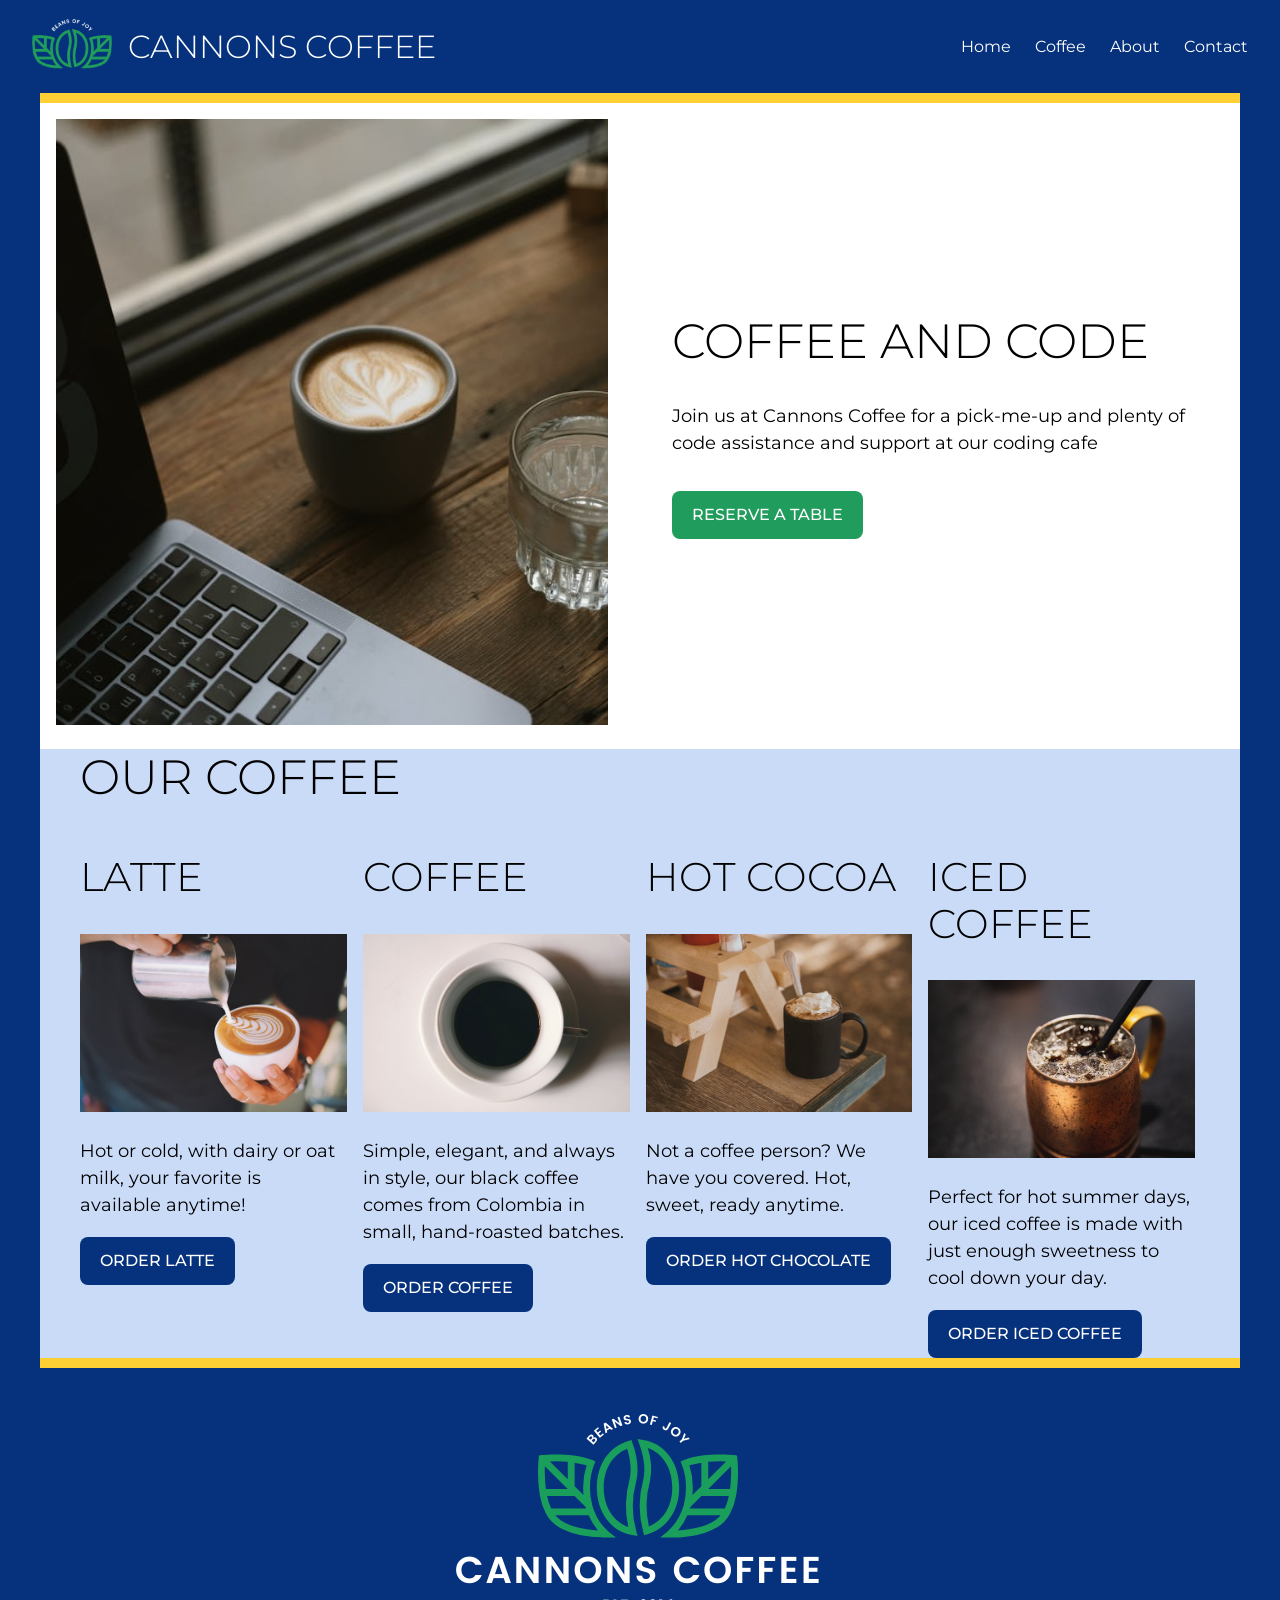
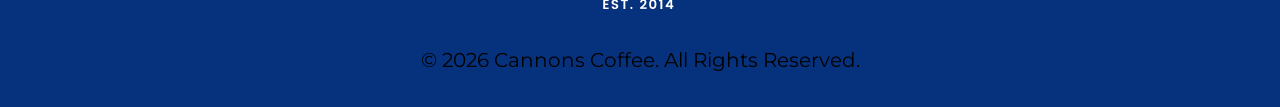
<file: index.html>
<!DOCTYPE html>
<html lang="en">

<head>
    <meta charset="UTF-8">
    <meta name="viewport" content="width=device-width, initial-scale=1.0">
    <title>Document</title>
    <link rel="stylesheet" href="css/style.css">
    <link rel="preconnect" href="https://fonts.googleapis.com">
    <link rel="preconnect" href="https://fonts.gstatic.com" crossorigin>
    <link href="https://fonts.googleapis.com/css2?family=Montserrat:wght@300;400;500;600;700&display=swap"
        rel="stylesheet">
</head>

<body>
    <header class="navbar">
        <div class="brand">
            <div class="logo"><img src="images/logo-nav.png" alt="Cannons Coffee Logo, Beans of Joy"></div>
            <h1> Cannons Coffee</h1>
        </div>
        <nav class="nav-links">
            <ul>
                <li><a href="index.html">Home</a></li>
                <li><a href="latte.html">Coffee</a></li>
                <li><a href="https://breakroasters.com/pages/learn">About</a></li>
                <li><a href="#"> Contact</a></li>
            </ul>
        </nav>
    </header>
    <div class="container">
        <main>
            <div class="hero">
                <div id="left">
                    <img src="images/coffee-computer.jpg" alt="Laptop with a cup of coffee and a glass of water">
                </div>
                <div id="right">
                    <h1>Coffee and Code</h1>
                    <p>Join us at Cannons Coffee for a pick-me-up and plenty of code assistance and support at our coding cafe</p>
                    <a href="#" class="button button-green"> Reserve a Table </a>
                </div>
            </div>
            <div class="card-container">
                <h1>Our Coffee</h1>
                <div class="card">
                    <h2>Latte</h2>
                    <img src="images/latte.jpg" alt="Latte in a cup">
                    <p>Hot or cold, with dairy or oat milk, your favorite is available anytime!</p>
                    <a href="https://science.nasa.gov/jupiter/moons/io/" target="_blank" class="button">Order Latte</a>
                </div>
                <div class="card">
                    <h2>Coffee</h2>
                    <img src="images/coffee.jpg" alt="Coffee in a cup">
                    <p>Simple, elegant, and always in style, our black coffee comes from Colombia in small, hand-roasted
                    batches.</p>
                    <a href="https://science.nasa.gov/jupiter/moons/io/" target="_blank" class="button">Order Coffee</a>
                </div>
                <div class="card">
                    <h2>Hot Cocoa</h2>
                    <img src="images/hotchoc.jpg" alt="Hot chocolate in a cup with whipped cream">
                    <p>Not a coffee person? We have you covered. Hot, sweet, ready anytime.</p>
                    <a href="https://science.nasa.gov/jupiter/moons/io/" target="_blank" class="button">Order Hot
                    Chocolate</a>
                </div>
                <div class="card">
                    <h2>Iced Coffee</h2>
                    <img src="images/iced.jpg" alt="Iced coffee in a mug with a straw">
                    <p>Perfect for hot summer days, our iced coffee is made with just enough sweetness to cool down your
                    day.</p>
                    <a href="https://science.nasa.gov/jupiter/moons/io/" target="_blank" class="button">Order Iced
                    Coffee</a>
                </div>
            </div>
        </main>
    </div>
    <footer class="footer">
        
        <div class="footer-logo"><img src="images/logo-footer.png" alt="Cannons Coffee Logo, Beans of Joy"></div>
        
        <p>&copy; 2026 Cannons Coffee. All Rights Reserved.</p>

    </footer>
</body>
</html>
</file>
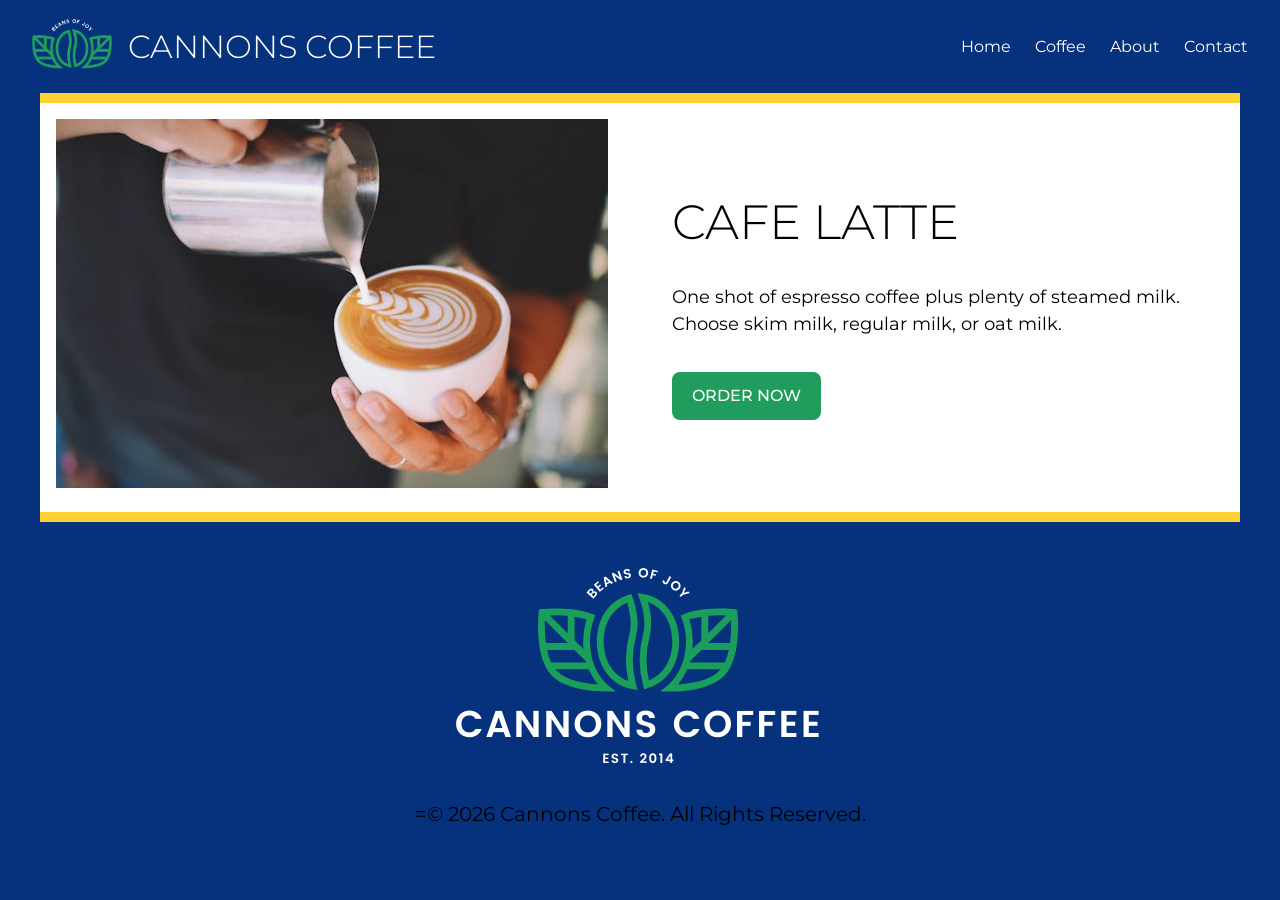
<file: latte.html>
<!DOCTYPE html>
<html lang="en">

<head>
    <meta charset="UTF-8">
    <meta name="viewport" content="width=device-width, initial-scale=1.0">
    <title>Document</title>
    <link rel="stylesheet" href="css/style.css">
    <link rel="preconnect" href="https://fonts.googleapis.com">
    <link rel="preconnect" href="https://fonts.gstatic.com" crossorigin>
    <link href="https://fonts.googleapis.com/css2?family=Montserrat:wght@300;400;500;600;700&display=swap"
        rel="stylesheet">
</head>

<body>
    <header class="navbar">
        <div class="brand">
            <div class="logo"><img src="images/logo-nav.png" alt="Cannons Coffee Logo, Beans of Joy"></div>
            <h1> Cannons Coffee</h1>
        </div>
        <nav class="nav-links">
            <ul>
                <li><a href="index.html">Home</a></li>
                <li><a href="latte.html">Coffee</a></li>
                <li><a href="https://breakroasters.com/pages/learn">About</a></li>
                <li><a href="#"> Contact</a></li>
            </ul>
        </nav>
    </header>
    <div class="container">
        <main>
            <div class="hero">
                <div id="left">
                    <img src="images/latte.jpg" alt="Coffee in a cup">
                </div>
                <div id="right">
                    <h1>Cafe Latte</h1>
                    <p>One shot of espresso coffee plus plenty of steamed milk. Choose skim milk, regular milk, or oat milk.</p>
                    <a href="#" class="button button-green"> Order Now </a>
                </div>
            </div>
           </main>
           </div>
    <footer class="footer">

        <div class="footer-logo"><img src="images/logo-footer.png" alt="Cannons Coffee Logo, Beans of Joy"></div>
    
        <p> =&copy; 2026 Cannons Coffee. All Rights Reserved.</p>

    </footer>
</body>

</html>
</file>
<file: css/style.css>
:root {
    /* Brand Colors */
    --color-black: #000000;
    --color-catalina: #06327d;
    --color-bluetiful: #2b70e4;
    --color-vegan: #209d5c;
    --color-sunglow: #ffd034;
    --color-white: #ffffff;
    --color-light-blue: #cadbf8;

    /* Brand Typography */
    --font-primary: 'Montserrat' , sans-serif;
}

/* Global Styles */



body {
    font-family: var(--font-primary);
    font-size: 1.125rem;
    line-height: 1.5;
    margin: 0;
    background-color: var(--color-catalina);

}

.hero{
    background-color: var(--color-white);
    display:flex;
    flex-direction: row;
    align-items: center;
    gap: 2rem;
}
.hero img{
    width: 100%;
}


#left, #right { 
  width: 50%; 
  margin:0; 
  padding: 1rem; 
  background: white; 
} 

#left  { float:none;  }

#right {
    display: flex;
    flex-direction: column;
    align-items: flex-start;
    gap: 1rem;
}

html {
  box-sizing: border-box;
}





*,
*:before,
*:after {
  box-sizing: inherit;
}


.container {
    border-top: 10px solid var(--color-sunglow);
    border-bottom: 10px solid var(--color-sunglow);
    max-width: 1200px;
    width: 100%;
    margin: 0 auto;
}

/* Heading Styles */
h1 {
    font-size: 3rem;
    line-height: 1.1667;
    font-weight: 300;
    text-transform: uppercase;
    margin: 0;
    
}

h2 {
    font-size: 2.5rem;
    line-height: 1.1667;
    font-weight: 300;
    text-transform: uppercase;

}

h3 {
    font-size: 1.75rem;
    line-height: 1.1667;
    font-weight: 300;

}

/* Button Styles */

.button {
    display: inline-block;
    background-color: var(--color-catalina);
    color: var(--color-white);
    font-family: var(--font-primary);
    font-size: 1rem;
    font-weight: 500;
    text-decoration: none;
    text-transform: uppercase;
    padding: 0.75rem 1.25rem;
    border: none;
    border-radius: 8px;
    cursor: pointer;

}

/* Button Hover */
.button:hover {
    background-color: var(--color-bluetiful);

}

.button-green {
    background-color: var(--color-vegan);
}

.navbar {
	background-color: var(--color-catalina);
    width: 100%;
	padding: 1rem 2rem;
	display: flex;
	align-items: center;
	justify-content: space-between;
}
/* logo and title */
.brand{
    display: flex;
    align-items: center;
    gap: 1rem;
}

.logo img{
    width: 80px;
    height: auto;
}

.brand h1{
    color: var(--color-white);
    font-size: 2rem;
}

/*Nav Links*/
.navbar ul {
	display: flex;
    gap: 1.5rem;
    list-style: none;
    margin: 0;
    padding: 0;

}

/* .logo {
	font-size: 1.25rem;
	font-weight: bold;
    font-family: var(--font-primary);
    color: var(--color-vegan);
} */

.nav-links a {
	text-decoration: none;
    font-size: 1rem;
	color: var(--color-white);
}

/* .nav-links ul li {
	list-style: none;
    font-family: var(--font-primary);
} */


.card-container {

  display: flex;
  padding-left: 2.5rem;
  background-color: var(--color-light-blue);
  flex-wrap: wrap;
  gap: 1rem;
}

.card-container h1{
    width: 100%;
}
.card {
  width: 100%;
}

.card img{
    width: 100%;
}
.footer{
    background-color: var(--color-catalina);
    color:(var(--color-white));
    text-align: center;
    padding: 2rem 1rem;
    width: 100%;
}
.footer-logo{
    display: block;
    width: 85%;
    max-width: 500px;
    height: auto;
    margin: 0 auto 1rem;
}
.footer p{
    font-size: 1.25rem;
    line-height: 1.5;
    margin: 1rem auto 0;
}

/*Tablet */
@media (min-width: 650px) and (max-width: 999px) {
  .card {
    width: 45%;
    /*flex: 0 0 calc((100% - 3rem) / 4 ); */
  }
  .navbar{
    flex-direction: column;
    gap: 1rem;
  }
  .nav-links ul{
    justify-content: center;
  }
}

/* Desktop */
@media (min-width: 1000px){
    .card{
        width:23%;
    }
 }
    /* Mobile: under 650px */
@media (max-width: 649px) {
    .navbar {
        flex-direction: column;
        gap: 1rem;
        padding: 1rem;
        width: 100%;
    }
    .hero{
        flex-direction: column;
    }
    #left {
        width: 100%;
    }

    .brand {
        justify-content: center;
        flex-direction: column;
    }

    .nav-links a {
        width: 100%;
    }

    .nav-links ul {
        display: flex;
        flex-wrap: nowrap;
        justify-content: center;
        gap: 0.75rem 1.5rem;
    }

    .nav-links li {
        width: 40%;
        text-align: center;
    }

    .card-container{
        padding-right: 2.5rem;
    }
    .brand h1 {
        font-size: 1.5rem;
    }
    .footer{
        padding: 1.5rem 1rem;
    
    }
    .footer-logo{
        width: 95%;
    }
    .footer p {
        font-size: 1rem;;

    }
}
</file>
